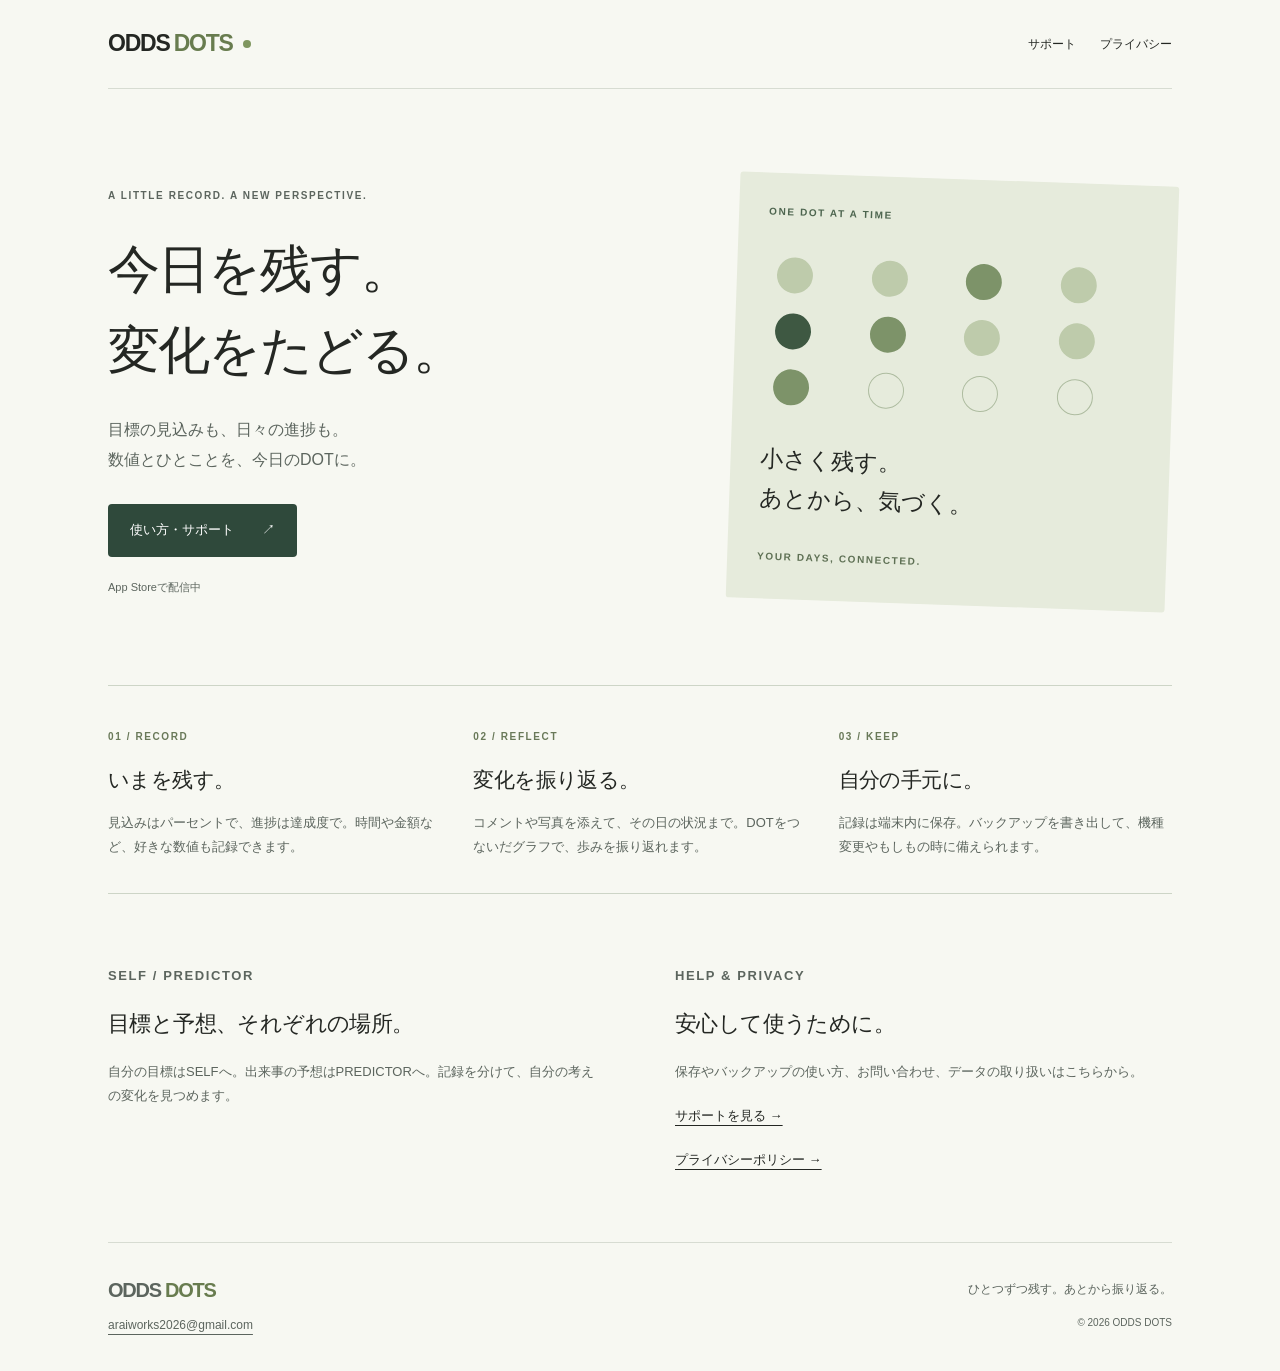
<file: odds-dots/index.html>
<!doctype html>
<html lang="ja"><head><meta charset="utf-8"><meta name="viewport" content="width=device-width,initial-scale=1"><meta name="color-scheme" content="light"><title>今日を残す。変化をたどる。 | ODDS DOTS</title><meta name="description" content="目標と予想を、数値・コメント・写真で記録するODDS DOTS。使い方、お問い合わせ、プライバシーポリシーをご案内します。"><link rel="canonical" href="https://f7tbfk4rnb-sys.github.io/odds-dots/"><meta property="og:title" content="今日を残す。変化をたどる。 | ODDS DOTS"><meta property="og:description" content="目標と予想を、数値・コメント・写真で記録するODDS DOTS。使い方、お問い合わせ、プライバシーポリシーをご案内します。"><meta property="og:type" content="website"><meta property="og:url" content="https://f7tbfk4rnb-sys.github.io/odds-dots/"><link rel="stylesheet" href="./style.css"></head><body><a class="skip" href="#main">本文へ移動</a><div class="wrap"><header><a class="brand" href="./">ODDS<span>DOTS</span><i aria-hidden="true"></i></a><nav aria-label="メインナビゲーション"><a href="./support/">サポート</a><a href="./privacy/">プライバシー</a></nav></header><main id="main">
<section class="hero"><div><p class="eyebrow">A LITTLE RECORD. A NEW PERSPECTIVE.</p><h1>今日を残す。<br>変化をたどる。</h1><p class="lead">目標の見込みも、日々の進捗も。<br>数値とひとことを、今日のDOTに。</p><div class="actions"><a class="button" href="support/">使い方・サポート <span aria-hidden="true">↗</span></a><span class="status">App Storeで配信中</span></div></div><div class="visual" aria-label="日々の記録がつながるイメージ"><span class="visual-label">ONE DOT AT A TIME</span><div class="dots" aria-hidden="true"><i></i><i></i><i></i><i></i><i></i><i></i><i></i><i></i><i></i><i></i><i></i><i></i></div><p>小さく残す。<br>あとから、気づく。</p><span class="visual-foot">YOUR DAYS, CONNECTED.</span></div></section>
<section class="features" aria-label="ODDS DOTSでできること"><article><span class="number">01 / RECORD</span><h2>いまを残す。</h2><p>見込みはパーセントで、進捗は達成度で。時間や金額など、好きな数値も記録できます。</p></article><article><span class="number">02 / REFLECT</span><h2>変化を振り返る。</h2><p>コメントや写真を添えて、その日の状況まで。DOTをつないだグラフで、歩みを振り返れます。</p></article><article><span class="number">03 / KEEP</span><h2>自分の手元に。</h2><p>記録は端末内に保存。バックアップを書き出して、機種変更やもしもの時に備えられます。</p></article></section>
<section class="two-up"><article><p class="eyebrow">SELF / PREDICTOR</p><h2>目標と予想、それぞれの場所。</h2><p>自分の目標はSELFへ。出来事の予想はPREDICTORへ。記録を分けて、自分の考えの変化を見つめます。</p></article><article><p class="eyebrow">HELP & PRIVACY</p><h2>安心して使うために。</h2><p>保存やバックアップの使い方、お問い合わせ、データの取り扱いはこちらから。</p><a class="text-link" href="support/">サポートを見る →</a><a class="text-link" href="privacy/">プライバシーポリシー →</a></article></section></main><footer><a class="brand" href="./">ODDS<span>DOTS</span></a><p>ひとつずつ残す。あとから振り返る。</p><a href="mailto:araiworks2026@gmail.com">araiworks2026@gmail.com</a><small>© 2026 ODDS DOTS</small></footer></div></body></html>
</file>
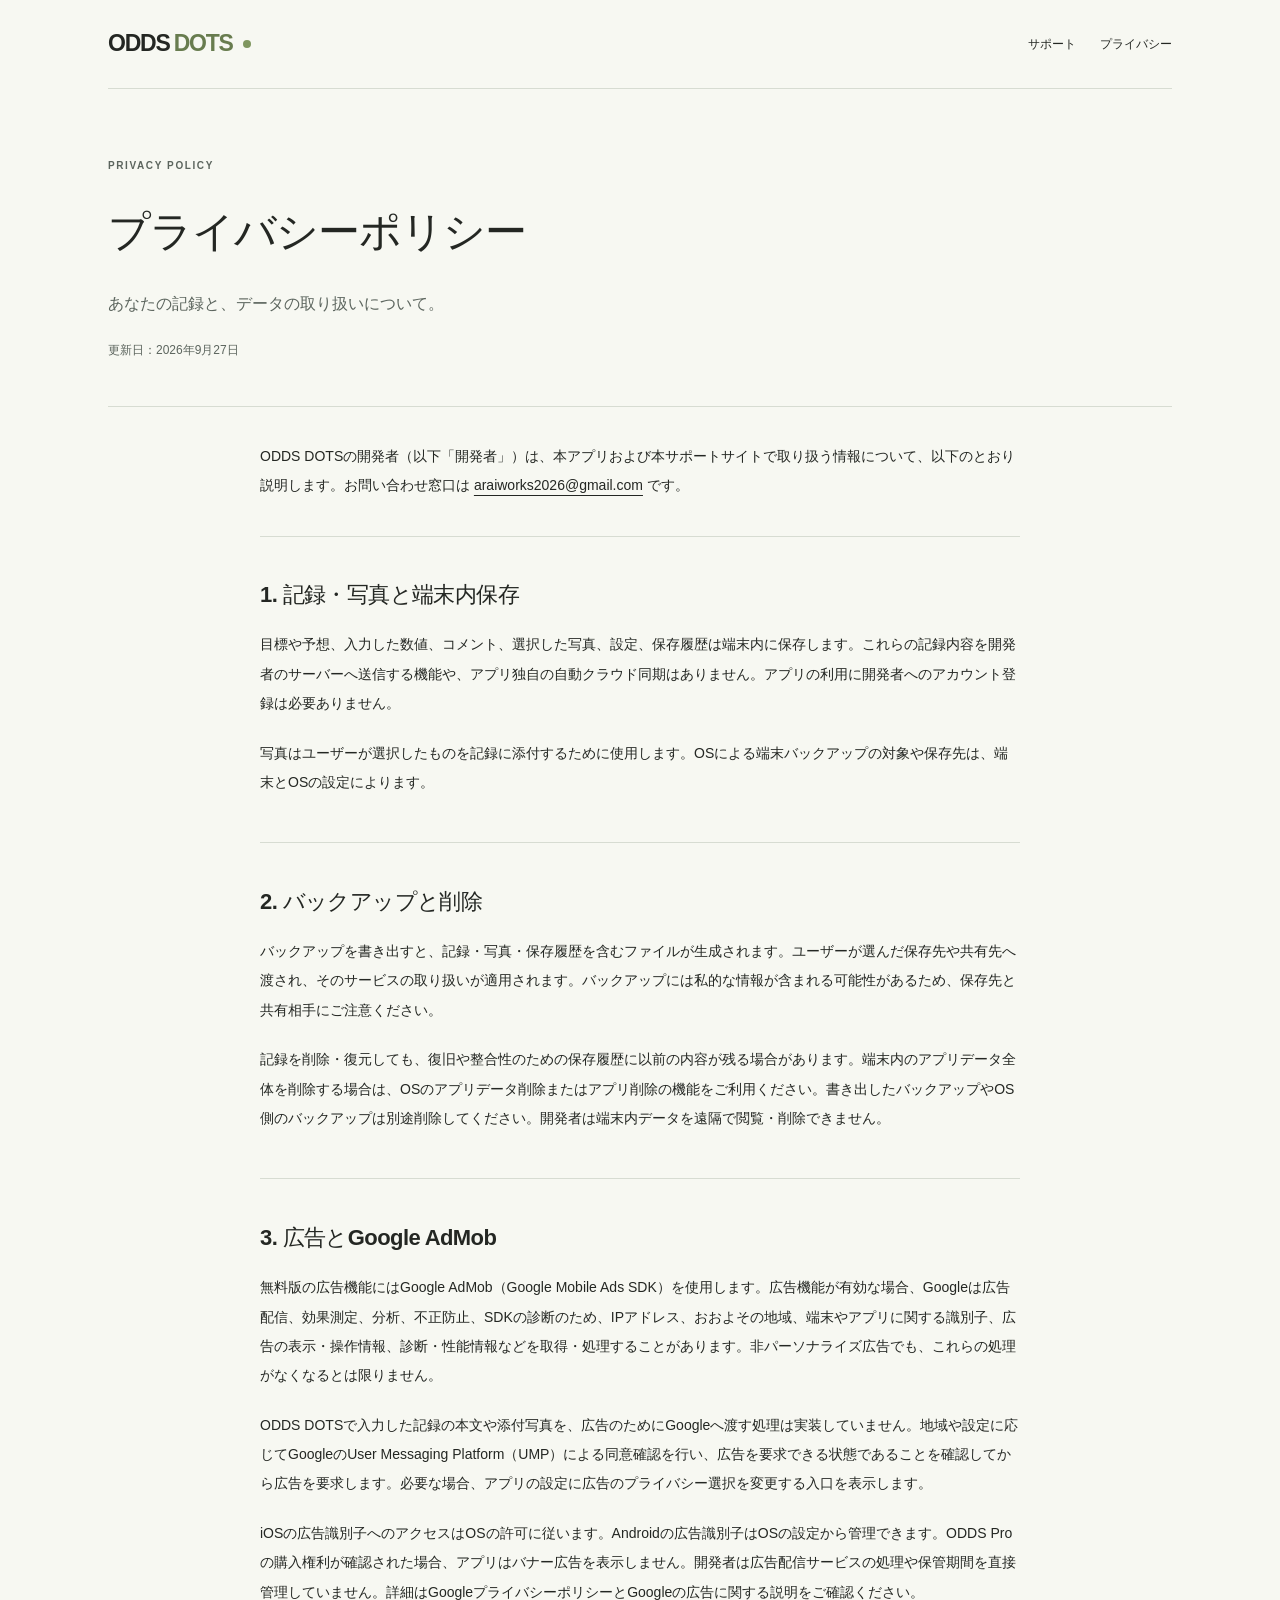
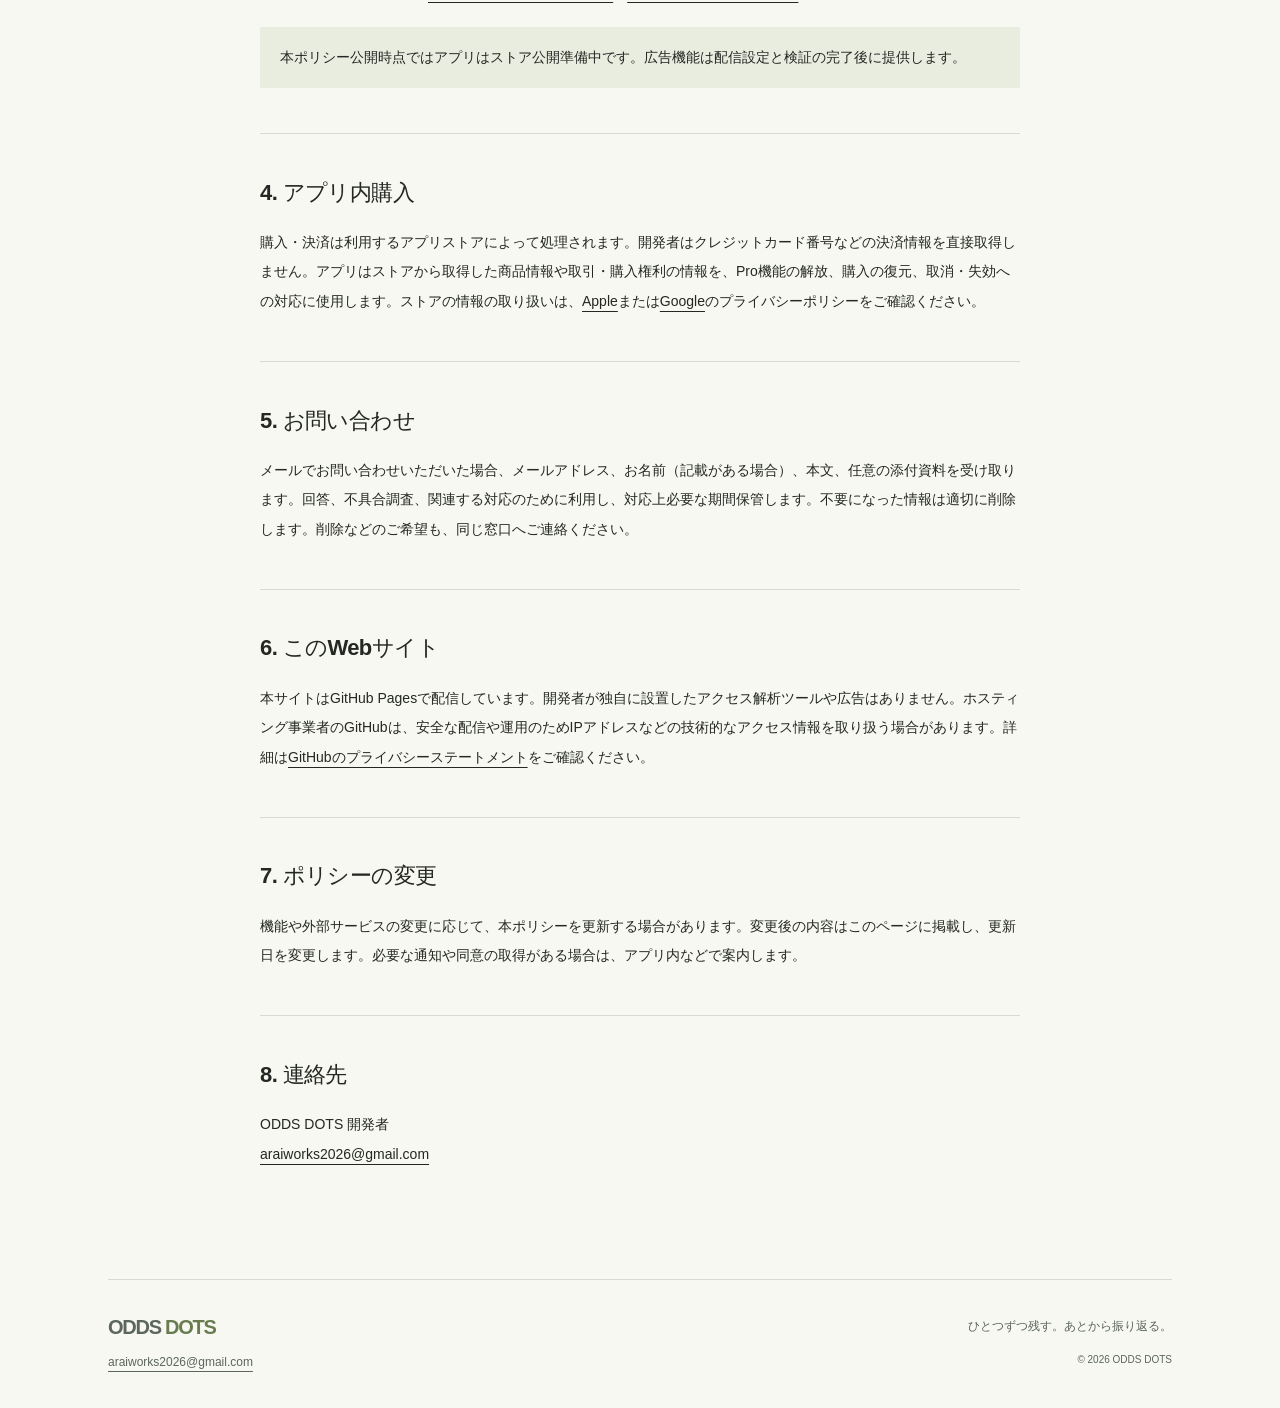
<file: odds-dots/privacy/index.html>
<!doctype html>
<html lang="ja"><head><meta charset="utf-8"><meta name="viewport" content="width=device-width,initial-scale=1"><meta name="color-scheme" content="light"><title>プライバシーポリシー | ODDS DOTS</title><meta name="description" content="ODDS DOTSにおける記録・写真・広告・購入情報・お問い合わせ情報の取り扱い。"><link rel="canonical" href="https://f7tbfk4rnb-sys.github.io/odds-dots/privacy/"><meta property="og:title" content="プライバシーポリシー | ODDS DOTS"><meta property="og:description" content="ODDS DOTSにおける記録・写真・広告・購入情報・お問い合わせ情報の取り扱い。"><meta property="og:type" content="website"><meta property="og:url" content="https://f7tbfk4rnb-sys.github.io/odds-dots/privacy/"><link rel="stylesheet" href="../style.css"></head><body><a class="skip" href="#main">本文へ移動</a><div class="wrap"><header><a class="brand" href="../">ODDS<span>DOTS</span><i aria-hidden="true"></i></a><nav aria-label="メインナビゲーション"><a href="../support/">サポート</a><a href="../privacy/">プライバシー</a></nav></header><main id="main">
<section class="page-title"><p class="eyebrow">PRIVACY POLICY</p><h1>プライバシーポリシー</h1><p class="lead">あなたの記録と、データの取り扱いについて。</p><p class="updated">更新日：2026年9月27日</p></section>
<div class="reading policy"><p>ODDS DOTSの開発者（以下「開発者」）は、本アプリおよび本サポートサイトで取り扱う情報について、以下のとおり説明します。お問い合わせ窓口は <a href="mailto:araiworks2026@gmail.com">araiworks2026@gmail.com</a> です。</p>
<section><h2>1. 記録・写真と端末内保存</h2><p>目標や予想、入力した数値、コメント、選択した写真、設定、保存履歴は端末内に保存します。これらの記録内容を開発者のサーバーへ送信する機能や、アプリ独自の自動クラウド同期はありません。アプリの利用に開発者へのアカウント登録は必要ありません。</p><p>写真はユーザーが選択したものを記録に添付するために使用します。OSによる端末バックアップの対象や保存先は、端末とOSの設定によります。</p></section>
<section><h2>2. バックアップと削除</h2><p>バックアップを書き出すと、記録・写真・保存履歴を含むファイルが生成されます。ユーザーが選んだ保存先や共有先へ渡され、そのサービスの取り扱いが適用されます。バックアップには私的な情報が含まれる可能性があるため、保存先と共有相手にご注意ください。</p><p>記録を削除・復元しても、復旧や整合性のための保存履歴に以前の内容が残る場合があります。端末内のアプリデータ全体を削除する場合は、OSのアプリデータ削除またはアプリ削除の機能をご利用ください。書き出したバックアップやOS側のバックアップは別途削除してください。開発者は端末内データを遠隔で閲覧・削除できません。</p></section>
<section><h2>3. 広告とGoogle AdMob</h2><p>無料版の広告機能にはGoogle AdMob（Google Mobile Ads SDK）を使用します。広告機能が有効な場合、Googleは広告配信、効果測定、分析、不正防止、SDKの診断のため、IPアドレス、おおよその地域、端末やアプリに関する識別子、広告の表示・操作情報、診断・性能情報などを取得・処理することがあります。非パーソナライズ広告でも、これらの処理がなくなるとは限りません。</p><p>ODDS DOTSで入力した記録の本文や添付写真を、広告のためにGoogleへ渡す処理は実装していません。地域や設定に応じてGoogleのUser Messaging Platform（UMP）による同意確認を行い、広告を要求できる状態であることを確認してから広告を要求します。必要な場合、アプリの設定に広告のプライバシー選択を変更する入口を表示します。</p><p>iOSの広告識別子へのアクセスはOSの許可に従います。Androidの広告識別子はOSの設定から管理できます。ODDS Proの購入権利が確認された場合、アプリはバナー広告を表示しません。開発者は広告配信サービスの処理や保管期間を直接管理していません。詳細は<a href="https://policies.google.com/privacy">Googleプライバシーポリシー</a>と<a href="https://policies.google.com/technologies/ads">Googleの広告に関する説明</a>をご確認ください。</p><p class="notice">本ポリシー公開時点ではアプリはストア公開準備中です。広告機能は配信設定と検証の完了後に提供します。</p></section>
<section><h2>4. アプリ内購入</h2><p>購入・決済は利用するアプリストアによって処理されます。開発者はクレジットカード番号などの決済情報を直接取得しません。アプリはストアから取得した商品情報や取引・購入権利の情報を、Pro機能の解放、購入の復元、取消・失効への対応に使用します。ストアの情報の取り扱いは、<a href="https://www.apple.com/legal/privacy/">Apple</a>または<a href="https://policies.google.com/privacy">Google</a>のプライバシーポリシーをご確認ください。</p></section>
<section><h2>5. お問い合わせ</h2><p>メールでお問い合わせいただいた場合、メールアドレス、お名前（記載がある場合）、本文、任意の添付資料を受け取ります。回答、不具合調査、関連する対応のために利用し、対応上必要な期間保管します。不要になった情報は適切に削除します。削除などのご希望も、同じ窓口へご連絡ください。</p></section>
<section><h2>6. このWebサイト</h2><p>本サイトはGitHub Pagesで配信しています。開発者が独自に設置したアクセス解析ツールや広告はありません。ホスティング事業者のGitHubは、安全な配信や運用のためIPアドレスなどの技術的なアクセス情報を取り扱う場合があります。詳細は<a href="https://docs.github.com/en/site-policy/privacy-policies/github-general-privacy-statement">GitHubのプライバシーステートメント</a>をご確認ください。</p></section>
<section><h2>7. ポリシーの変更</h2><p>機能や外部サービスの変更に応じて、本ポリシーを更新する場合があります。変更後の内容はこのページに掲載し、更新日を変更します。必要な通知や同意の取得がある場合は、アプリ内などで案内します。</p></section>
<section><h2>8. 連絡先</h2><p>ODDS DOTS 開発者<br><a href="mailto:araiworks2026@gmail.com">araiworks2026@gmail.com</a></p></section></div></main><footer><a class="brand" href="../">ODDS<span>DOTS</span></a><p>ひとつずつ残す。あとから振り返る。</p><a href="mailto:araiworks2026@gmail.com">araiworks2026@gmail.com</a><small>© 2026 ODDS DOTS</small></footer></div></body></html>
</file>
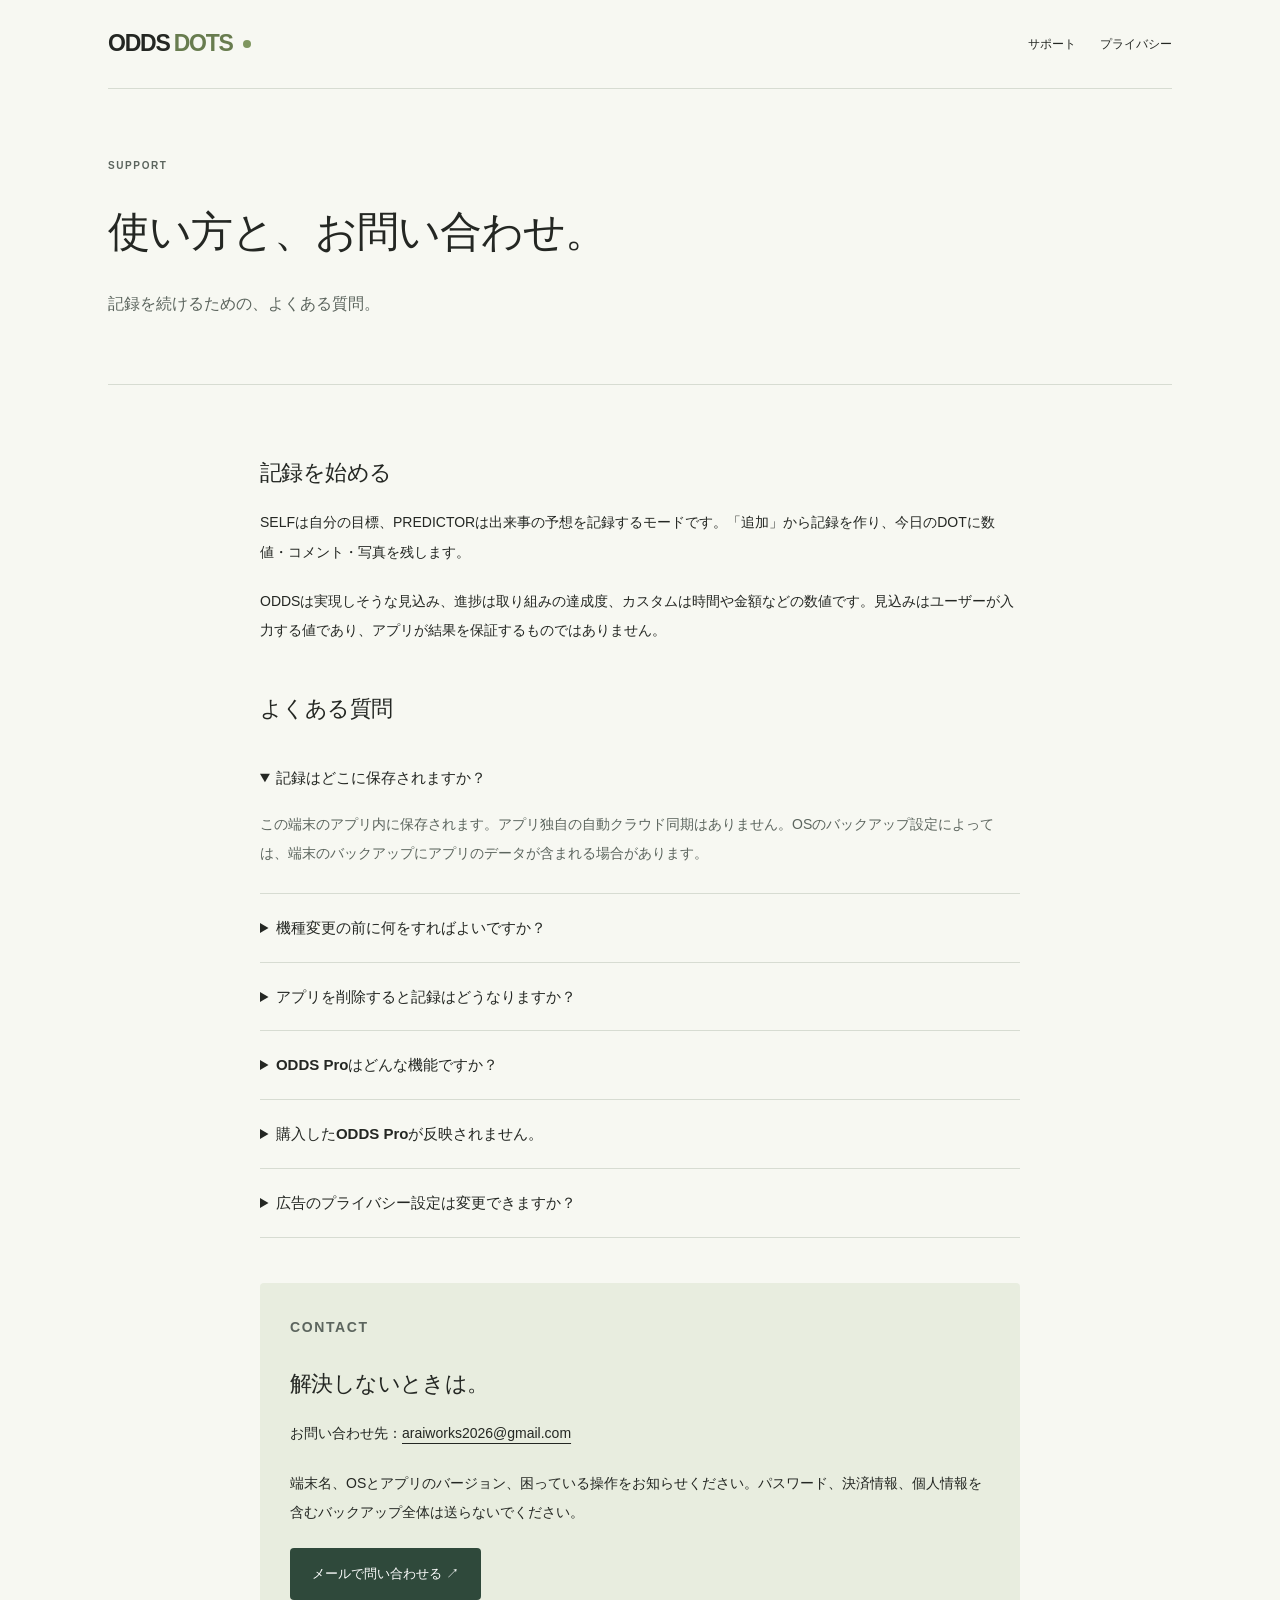
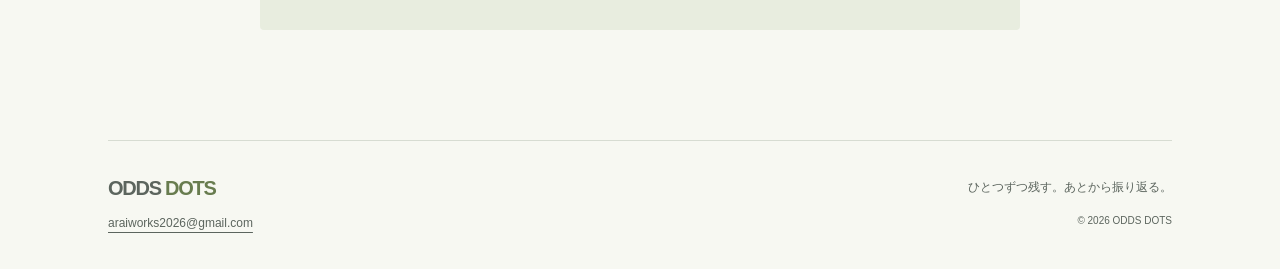
<file: odds-dots/support/index.html>
<!doctype html>
<html lang="ja"><head><meta charset="utf-8"><meta name="viewport" content="width=device-width,initial-scale=1"><meta name="color-scheme" content="light"><title>サポート | ODDS DOTS</title><meta name="description" content="ODDS DOTSの使い方、バックアップ、購入の復元、お問い合わせ。"><link rel="canonical" href="https://f7tbfk4rnb-sys.github.io/odds-dots/support/"><meta property="og:title" content="サポート | ODDS DOTS"><meta property="og:description" content="ODDS DOTSの使い方、バックアップ、購入の復元、お問い合わせ。"><meta property="og:type" content="website"><meta property="og:url" content="https://f7tbfk4rnb-sys.github.io/odds-dots/support/"><link rel="stylesheet" href="../style.css"></head><body><a class="skip" href="#main">本文へ移動</a><div class="wrap"><header><a class="brand" href="../">ODDS<span>DOTS</span><i aria-hidden="true"></i></a><nav aria-label="メインナビゲーション"><a href="../support/">サポート</a><a href="../privacy/">プライバシー</a></nav></header><main id="main">
<section class="page-title"><p class="eyebrow">SUPPORT</p><h1>使い方と、お問い合わせ。</h1><p class="lead">記録を続けるための、よくある質問。</p></section>
<div class="reading"><section><h2>記録を始める</h2><p>SELFは自分の目標、PREDICTORは出来事の予想を記録するモードです。「追加」から記録を作り、今日のDOTに数値・コメント・写真を残します。</p><p>ODDSは実現しそうな見込み、進捗は取り組みの達成度、カスタムは時間や金額などの数値です。見込みはユーザーが入力する値であり、アプリが結果を保証するものではありません。</p></section>
<section><h2>よくある質問</h2>
<details open><summary>記録はどこに保存されますか？</summary><p>この端末のアプリ内に保存されます。アプリ独自の自動クラウド同期はありません。OSのバックアップ設定によっては、端末のバックアップにアプリのデータが含まれる場合があります。</p></details>
<details><summary>機種変更の前に何をすればよいですか？</summary><p>設定の「バックアップを書き出す」からJSONファイルを保存してください。写真や保存履歴も含まれます。新しい端末では「バックアップから復元」でファイルを選びます。復元すると現在の一覧がバックアップの内容に置き換わるため、現在の記録も先に書き出してください。</p></details>
<details><summary>アプリを削除すると記録はどうなりますか？</summary><p>端末内の記録にアクセスできなくなるため、削除前にバックアップを保管してください。開発者は端末内の記録を保管しておらず、お問い合わせだけで復旧することはできません。</p></details>
<details><summary>ODDS Proはどんな機能ですか？</summary><p>広告非表示とCat・Cityscape・Pop Comic・Samurai・Shinobi・Editorial・Record Store・Gallery・Grimoire・Cosmos・Swiss Poster・Electric・Soft Geometryの13テーマをまとめて解放する買い切り機能です。無料テーマはMono・Tide・Orbitです。提供開始後の価格と購入可否はアプリ内のストア表示をご確認ください。</p></details>
<details><summary>購入したODDS Proが反映されません。</summary><p>購入時と同じストアアカウントを利用しているか確認し、設定の「購入を復元」をお試しください。通信状態や、購入が承認待ちになっていないかもご確認ください。異なるストア間での購入権利の引き継ぎには対応していません。</p></details>
<details><summary>広告のプライバシー設定は変更できますか？</summary><p>広告機能の提供時、地域や同意状況に応じて、アプリの設定に「広告のプライバシー設定」が表示されます。表示されている場合は、その画面から選択を確認・変更できます。</p></details>
</section><section class="contact"><p class="eyebrow">CONTACT</p><h2>解決しないときは。</h2><p>お問い合わせ先：<a href="mailto:araiworks2026@gmail.com">araiworks2026@gmail.com</a></p><p>端末名、OSとアプリのバージョン、困っている操作をお知らせください。パスワード、決済情報、個人情報を含むバックアップ全体は送らないでください。</p><a class="button" href="mailto:araiworks2026@gmail.com?subject=ODDS%20DOTS%20お問い合わせ">メールで問い合わせる ↗</a></section></div></main><footer><a class="brand" href="../">ODDS<span>DOTS</span></a><p>ひとつずつ残す。あとから振り返る。</p><a href="mailto:araiworks2026@gmail.com">araiworks2026@gmail.com</a><small>© 2026 ODDS DOTS</small></footer></div></body></html>
</file>
<file: odds-dots/style.css>
:root{font-family:-apple-system,BlinkMacSystemFont,"Hiragino Kaku Gothic ProN","Yu Gothic",sans-serif;color:#242723;background:#f7f8f2;font-synthesis:none;line-height:1.85;--green:#2f493b;--muted:#5c655e}*{box-sizing:border-box}body{margin:0}a{color:inherit;text-underline-offset:5px}a:focus-visible,summary:focus-visible{outline:3px solid #4f8063;outline-offset:5px}.wrap{max-width:1160px;margin:auto;padding:0 48px}.skip{position:absolute;top:-80px;background:white;padding:8px;z-index:5}.skip:focus{top:8px}header{display:flex;align-items:center;justify-content:space-between;gap:20px;padding:30px 0;border-bottom:1px solid #d7dcd2}.brand{font-size:23px;font-weight:900;letter-spacing:-1.2px;text-decoration:none;display:inline-flex;align-items:center;gap:4px;line-height:1.2}.brand span{color:#687c4f}.brand i{width:8px;height:8px;margin-left:6px;background:#7f965f;border-radius:50%}nav{display:flex;gap:24px;font-size:12px;font-weight:600}nav a{text-decoration:none}.hero{display:grid;grid-template-columns:1.3fr 1fr;align-items:center;gap:55px;padding:90px 0 80px}.eyebrow,.number,.visual-label,.visual-foot{font-size:10px;font-weight:700;letter-spacing:1.6px}.eyebrow{color:var(--muted);margin:0 0 24px}h1{font-size:clamp(32px,4.2vw,52px);line-height:1.55;letter-spacing:-1.8px;margin:0 0 25px;font-weight:750}h2{font-size:22px;letter-spacing:-.6px;line-height:1.6}p{margin:0 0 20px}.lead{color:var(--muted);font-size:16px}.actions{display:flex;flex-direction:column;align-items:flex-start;gap:20px;margin-top:30px}.button{background:var(--green);color:#fff;display:inline-flex;align-items:center;justify-content:space-between;gap:28px;padding:14px 22px;border-radius:4px;text-decoration:none;font-size:13px;font-weight:600}.status{font-size:11px;color:var(--muted)}.visual{min-height:360px;background:#e6ebdc;padding:30px;border-radius:3px;transform:rotate(2deg);position:relative;overflow:hidden}.visual-label{display:block;color:#4d654f}.dots{display:grid;grid-template-columns:repeat(4,1fr);gap:20px;margin:35px 10px}.dots i{display:block;width:36px;height:36px;background:#becbab;border-radius:50%}.dots i:nth-child(3n){background:#7d9369}.dots i:nth-child(5n){background:#3e5842}.dots i:nth-child(n+10){background:transparent;border:1px solid #aebca0}.visual p{font-size:23px;font-weight:700;line-height:1.7;margin:22px 0}.visual-foot{color:#5e7054}.features{display:grid;grid-template-columns:repeat(3,1fr);border-top:1px solid #cdd5c7;border-bottom:1px solid #cdd5c7;padding:34px 0;gap:32px}.number{color:#697959}.features p,.two-up p{font-size:13px;color:var(--muted);margin:0}.features h2{font-size:21px;margin:14px 0}.two-up{display:grid;grid-template-columns:1fr 1fr;gap:70px;padding:70px 0}.two-up .eyebrow{margin-bottom:15px}.text-link{display:block;font-size:13px;font-weight:600;margin-top:20px}.page-title{padding:68px 0 45px;border-bottom:1px solid #d7dcd2}.page-title h1{font-size:clamp(27px,4vw,42px);letter-spacing:-1px}.updated{font-size:12px;color:var(--muted);margin-bottom:0}.reading{max-width:760px;padding:35px 0 65px;margin:auto}.reading section{margin:35px 0 45px}.reading p{font-size:14px;line-height:2.1}.reading h2{font-size:22px}.reading a{overflow-wrap:anywhere}.policy section{border-top:1px solid #d7dcd2;padding-top:22px}.notice{padding:16px 20px;background:#e8eddf}.contact{background:#e8eddf;padding:30px;border-radius:4px}details{border-bottom:1px solid #d7dcd2;padding:20px 0}summary{cursor:pointer;font-size:15px;font-weight:650}details p{margin:18px 0 4px;color:var(--muted)}footer{border-top:1px solid #d7dcd2;padding:35px 0;display:grid;grid-template-columns:1fr 1fr;gap:12px;font-size:12px;color:var(--muted)}footer .brand{font-size:20px}footer p{margin:0;text-align:right}footer small{text-align:right}footer>a{overflow-wrap:anywhere}@media(max-width:700px){.wrap{padding:0 24px}header{padding:22px 0;gap:12px}nav{gap:14px;font-size:10px}.brand{font-size:20px}.hero{padding:45px 0;grid-template-columns:1fr;gap:32px}.hero h1{font-size:38px}.visual{min-height:280px;padding:24px;transform:none}.dots{gap:15px;margin:24px 0}.dots i{width:30px;height:30px}.visual p{font-size:20px}.features{grid-template-columns:1fr;gap:30px}.features article+article{border-top:1px solid #d7dcd2;padding-top:24px}.two-up{grid-template-columns:1fr;gap:40px;padding:45px 0}.page-title{padding:42px 0 24px}.reading{padding-top:8px}.contact{padding:22px}footer{grid-template-columns:1fr}footer p,footer small{text-align:left}.lead{font-size:14px}.eyebrow{font-size:9px;letter-spacing:1px}.reading h2{font-size:20px}}@media(prefers-reduced-motion:reduce){*{scroll-behavior:auto!important}}
</file>
